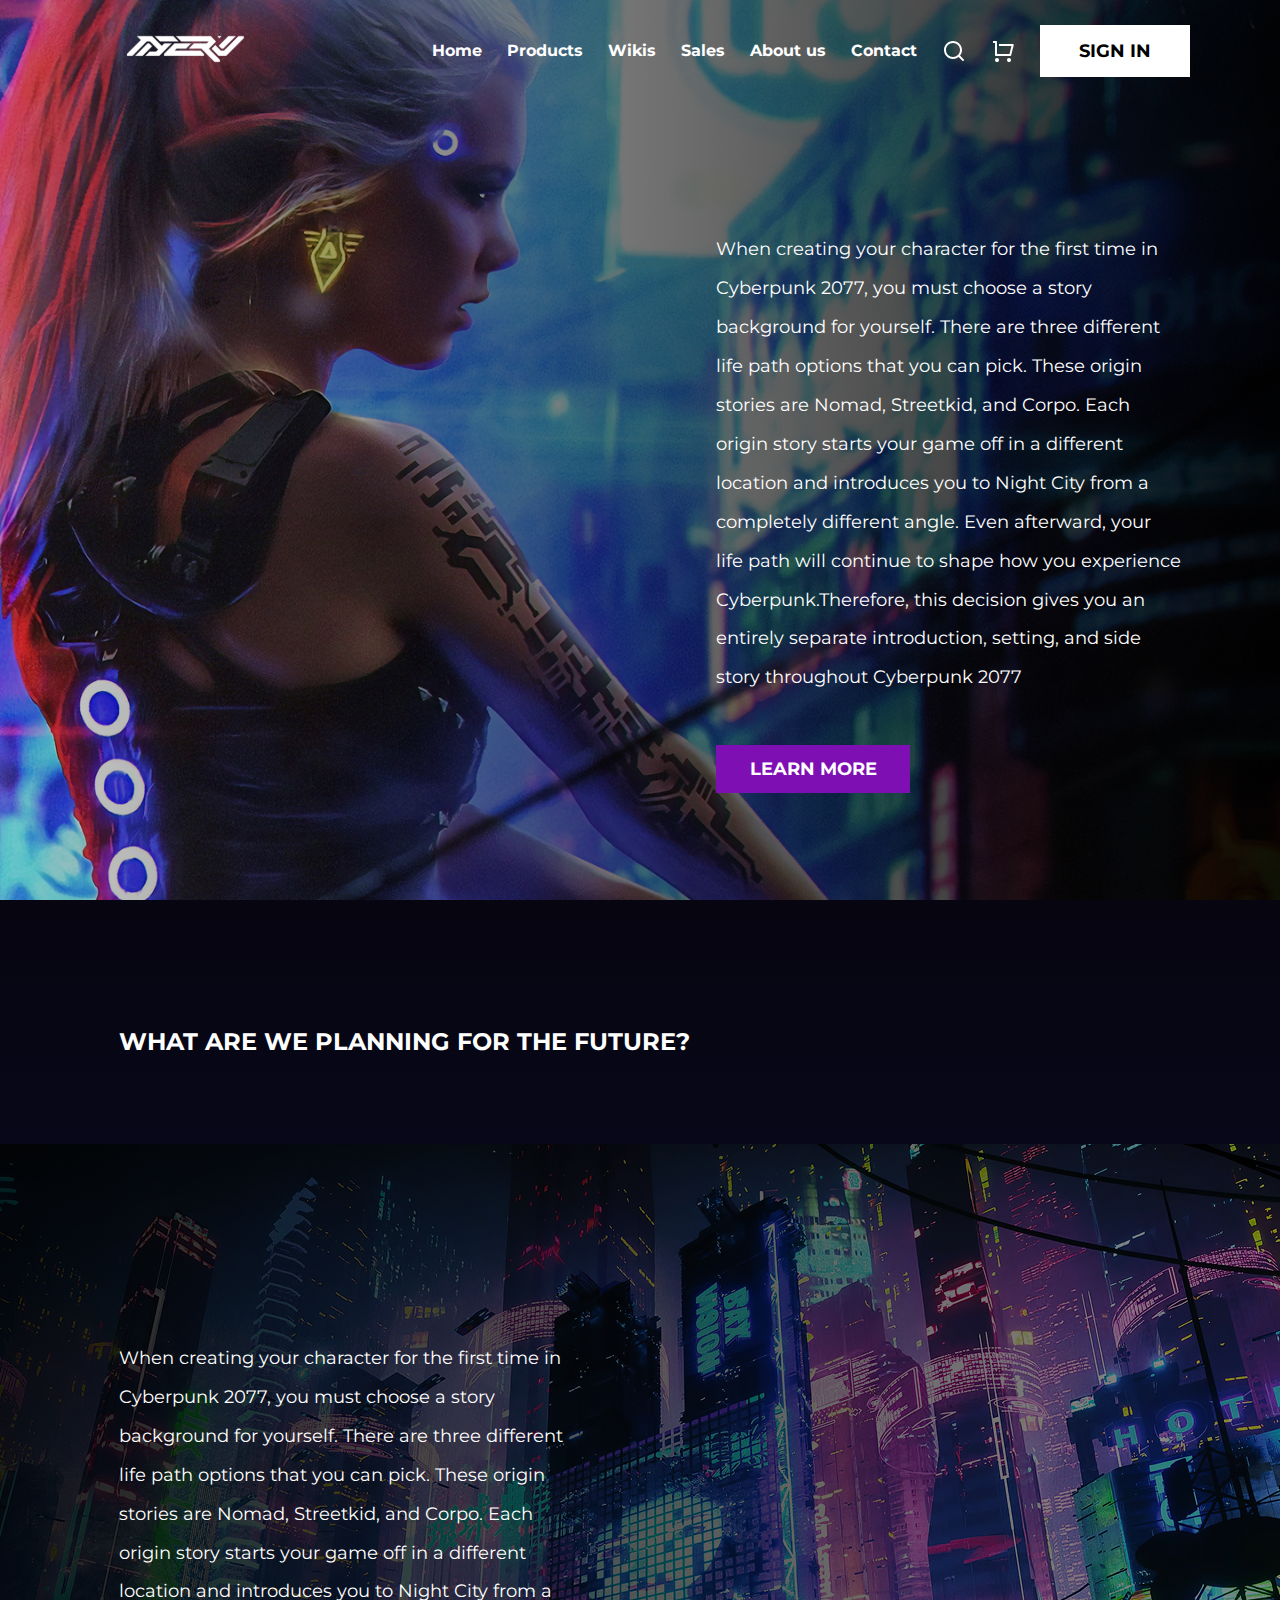
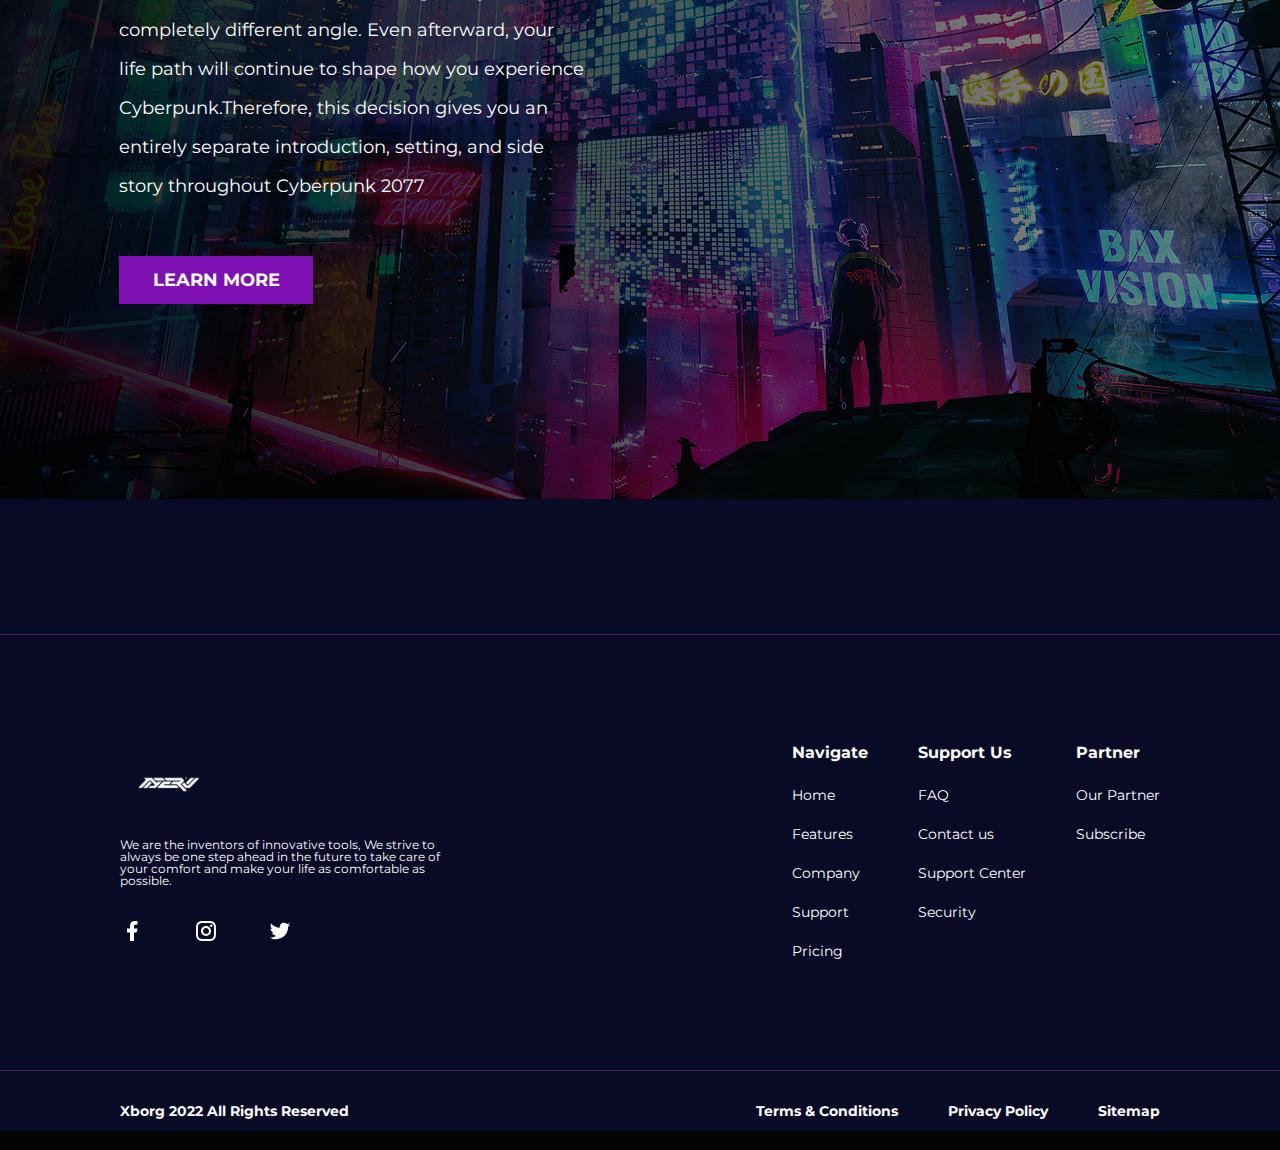
<file: about.html>
<!DOCTYPE html>
<html lang="en">
  <head>
    <meta charset="UTF-8" />
    <meta name="viewport" content="width=device-width, initial-scale=1.0" />
    <title>NERV</title>
    <link rel="stylesheet" href="styles.css" />
    <link rel="preconnect" href="https://fonts.googleapis.com" />
    <link rel="preconnect" href="https://fonts.gstatic.com" crossorigin />
    <link
      href="https://fonts.googleapis.com/css2?family=M+PLUS+Rounded+1c:wght@300;400&family=Montserrat:ital,wght@0,100..900;1,100..900&display=swap"
      rel="stylesheet"
    />
  </head>
    <body>
    <header class="page-about">
      <div class="nav-bar">
        <div class="logo">
          <img src="assets/nerv 1.svg" alt="NERV Logo" />
        </div>
        <div class="nav-wrapper">
          <nav>
            <ul>
              <li><a href="index.html">Home</a></li>
              <li><a href="#products">Products</a></li>
              <li><a href="#wikis">Wikis</a></li>
              <li><a href="#sales">Sales</a></li>
              <li><a href="about.html">About us</a></li>
              <li><a href="contact.html">Contact</a></li>
            </ul>
          </nav>
          <div class="bar-cart">
            <img src="assets/img-search.svg" alt="Search Bar" />
            <img src="assets/img-cart.svg" alt="Shopping Cart" />
          </div>
          <div class="sign-in">
            <button>SIGN IN</button>
          </div>
        </div>
      </div>

      <div class="welcome-about">
        <p>When creating your character for the first time in Cyberpunk 2077, you must choose a story background for yourself. There are three different life path options that you can pick. These origin stories are Nomad, Streetkid, and Corpo. Each origin story starts your game off in a different location and introduces you to Night City from a completely different angle. Even afterward, your life path will continue to shape how you experience Cyberpunk.Therefore, this decision gives you an entirely separate introduction, setting, and side story throughout Cyberpunk 2077</p>
        <button>LEARN MORE</button>
      </div>
    </header>

    <section class="aboutpage-sect1">
      <h3>What are we planning for the future?</h3>

      <div class="abtpage-main-prt">
        <p>When creating your character for the first time in Cyberpunk 2077, you must choose a story background for yourself. There are three different life path options that you can pick. These origin stories are Nomad, Streetkid, and Corpo. Each origin story starts your game off in a different location and introduces you to Night City from a completely different angle. Even afterward, your life path will continue to shape how you experience Cyberpunk.Therefore, this decision gives you an entirely separate introduction, setting, and side story throughout Cyberpunk 2077</p>
        <button>LEARN MORE</button>
      </div>
    </section>

    <footer>
      <div class="footer-pt">
        <div class="foot-logo-text">
          <img src="assets/nerv 1.svg" alt="NERV Logo" />
          <p>
            We are the inventors of innovative tools, We strive to always be one
            step ahead in the future to take care of your comfort and make your
            life as comfortable as possible.
          </p>
          <div class="socials">
            <img src="assets/facebook.svg" alt="Facebook Logo" />
            <img src="assets/instagram.svg" alt="Instagram Logo" />
            <img src="assets/twitter.svg" alt="Twitter Logo" />
          </div>
        </div>
        <div class="foot-column-wrap">
          <div class="nav-col">
            <h3>Navigate</h3>
            <ul>
              <li><a href="index.html">Home</a></li>
              <li><a href="#features">Features</a></li>
              <li><a href="#company">Company</a></li>
              <li><a href="#support">Support</a></li>
              <li><a href="#pricing">Pricing</a></li>
            </ul>
          </div>
          <div class="sup-col">
            <h3>Support Us</h3>
            <ul>
              <li><a href="#faq">FAQ</a></li>
              <li><a href="#contact-us">Contact us</a></li>
              <li><a href="#support-center">Support Center</a></li>
              <li><a href="#security">Security</a></li>
            </ul>
          </div>
          <div class="part-col">
            <h3>Partner</h3>
            <ul>
              <li><a href="#our-partner">Our Partner</a></li>
              <li><a href="#subscribe">Subscribe</a></li>
            </ul>
          </div>
        </div>
      </div>
      <div class="foot-footer">
        <p>Xborg 2022 All Rights Reserved</p>
        <nav>
          <ul>
            <li><a href="#terms-conditions">Terms & Conditions</a></li>
            <li><a href="#privacy-policy">Privacy Policy</a></li>
            <li><a href="#sitemap">Sitemap</a></li>
          </ul>
        </nav>
      </div>
    </footer>
  </body>
</html>
</file>
<file: styles.css>
* {
  margin: 0;
  padding: 0;
  box-sizing: border-box;
  font-family: "Montserrat", sans-serif;
}

body {
  background: linear-gradient(180deg, #060307 23.04%, #090a26 55.93%);
}

/* part that will be changed */

header {
  background-image: url(assets/Zhang-Yiwei-CGI-women-short-hair-purple-hair-blue-eyes-2185487-wallhere\ 1.svg);
  background-size: cover;
  color: #ffffff;
  background-position: center;
  height: 100vh;
}

/* till here i guess */

.nav-bar {
  display: flex;
  justify-content: space-between;
  align-items: center;
  padding: 25px 90px;
  gap: 111px;
}

.logo img {
  width: 178px;
  height: 48px;
  opacity: 1;
  top: 27px;
  left: 91px;
}

.nav-wrapper {
  display: flex;
  align-items: center;
  height: 52px;
  opacity: 1;
  gap: 25px;
}

.nav-bar nav ul {
  list-style: none;
  display: flex;
  gap: 25px;
}

.nav-bar nav ul li a:hover {
  border-bottom: #ffffff 2px solid;
  padding-bottom: 10px;
}

.nav-bar nav ul li a {
  text-decoration: none;
  color: #ffffff;
}

.nav-bar nav ul li {
  font-weight: 700;
  font-size: 16px;
  line-height: 100%;
  letter-spacing: 0%;
}

@media (max-width: 1130px) {
  .nav-bar {
    flex-direction: column;
    gap: 30px;
    align-items: start;
  }

  .nav-wrapper {
    flex-direction: column;
    gap: 25px;
  }

  .nav-bar nav ul {
    flex-direction: column;
    gap: 25px;
  }
}

.bar-cart {
  display: flex;
  gap: 25px;
  cursor: pointer;
}

.sign-in button {
  background-color: #ffffff;
  border: none;
  color: #000000;
  font-weight: 700;
  font-size: 18px;
  cursor: pointer;
  width: 150px;
  height: 52px;
  opacity: 1;
  gap: 10px;
  padding-top: 12px;
  padding-right: 39px;
  padding-bottom: 12px;
  padding-left: 39px;
}

.welcome {
  position: absolute;
  max-width: 1081px;
  height: 327px;
  top: 348px;
  margin-left: 179.16px;
  margin-right: 179.16px;
  display: flex;
  flex-direction: column;
  align-items: center;
  gap: 40px;
  text-align: center;
}

.welcome h1 {
  font-weight: 700;
  font-style: Bold;
  font-size: 60px;
  line-height: 100%;
  letter-spacing: 0%;
  text-align: center;
}

.welcome p {
  font-weight: 700;
  font-style: Bold;
  font-size: 20px;
  line-height: 100%;
  letter-spacing: 0%;
  text-align: center;
}

.button-dl {
  display: flex;
  width: 468;
  height: 48;
  opacity: 1;
  gap: 42px;
  padding-right: 6px;
  padding-left: 6px;
}

.prpl-bt {
  width: 220;
  height: 48;
  opacity: 1;
  gap: 10px;
  padding-top: 13px;
  padding-right: 33px;
  padding-bottom: 13px;
  padding-left: 33px;
  cursor: pointer;
  border: none;
  background-color: #5604ad;
  font-weight: 700;
  font-style: Bold;
  font-size: 15px;
  line-height: 100%;
  letter-spacing: 0%;
  color: #ffffff;
}

.wht-bt {
  width: 220;
  height: 48;
  opacity: 1;
  gap: 10px;
  padding-top: 13px;
  padding-right: 33px;
  padding-bottom: 13px;
  padding-left: 33px;
  cursor: pointer;
  border: none;
  background-color: #ffffff;
  font-weight: 700;
  font-style: Bold;
  font-size: 15px;
  line-height: 100%;
  letter-spacing: 0%;
  color: #000000;
}

footer {
  height: 497px;
  color: #ffffff;
  padding-top: 110px;
  border-top: #502356 1px solid;
}

.footer-pt {
  padding-left: 120px;
  padding-right: 120px;
  display: flex;
  justify-content: space-between;
  align-items: center;
  border-bottom: #502356 1px solid;
  padding-bottom: 110px;
}

.foot-logo-text {
  display: flex;
  flex-direction: column;
  width: 391px;
  height: 181px;
  opacity: 1;
  gap: 32px;
  padding-right: 50px;
}

.foot-logo-text img {
  width: 91px;
  height: 48px;
  opacity: 1;
}

.foot-logo-text p {
  font-weight: 400;
  font-style: Regular;
  font-size: 12px;
  line-height: 100%;
  letter-spacing: 0%;
}

.socials {
  display: flex;
  width: 172px;
  height: 24px;
  opacity: 1;
  gap: 50px;
}

.socials img {
  width: 24px;
  height: 24px;
  opacity: 1;
  cursor: pointer;
}

.foot-column-wrap {
  display: flex;
  justify-content: space-between;
  gap: 50px;
  max-width: 650px;
  min-height: 210px;
}

.foot-column-wrap h3 {
  font-weight: 700;
  font-style: Bold;
  font-size: 16px;
  line-height: 100%;
  letter-spacing: 0%;
}

.foot-column-wrap ul {
  list-style: none;
  display: flex;
  flex-direction: column;
  gap: 20px;
  margin-top: 24px;
}

.foot-column-wrap ul li a {
  text-decoration: none;
  font-weight: 400;
  font-style: Regular;
  font-size: 14px;
  line-height: 100%;
  letter-spacing: 0%;
  color: #ffffff;
}

.nav-col,
.sup-col,
.part-col {
  max-width: 184px;
  min-height: 210px;
  gap: 25px;
}

@media (max-width: 1000px) {
  .footer-pt {
    flex-direction: column;
    align-items: center;
    gap: 50px;
  }
}

.foot-footer {
  display: flex;
  justify-content: space-between;
  align-items: center;
  padding: 30px 120px;
}

.foot-footer p {
  font-weight: 700;
  font-style: Bold;
  font-size: 14px;
  line-height: 100%;
  letter-spacing: 0%;
}

.foot-footer ul {
  list-style: none;
  display: flex;
  justify-content: space-between;
  gap: 50px;
}

.foot-footer ul li a {
  text-decoration: none;
  font-weight: 700;
  font-style: Bold;
  font-size: 14px;
  line-height: 100%;
  letter-spacing: 0%;
  color: #ffffff;
}

/* calculated myself ))) (5057-497-595-616-713-656-176-1024)/6 */
section {
  margin-top: 130px;
}

.social-pad-wrap {
  display: flex;
  flex-direction: column;
  gap: 32px;
  width: 1440;
  height: 176;
  opacity: 1;
}

.social-pad-wrap p {
  color: #ffffff;
  font-weight: 400;
  font-style: Regular;
  font-size: 16px;
  line-height: 100%;
  letter-spacing: 0%;
  text-align: center;
}

.socials-wrp {
  display: flex;
  justify-content: center;
  height: 152px;
  opacity: 1;
  top: 45px;
  gap: 20px;
}

.img-box-pt {
  width: 183px;
  height: 152px;
  display: flex;
  align-items: center;
  justify-content: center;
}

.img-box-pt img {
  max-width: 100%;
  max-height: 100%;
  width: auto;
  height: auto;
  cursor: pointer;
}

/* implant stuff */

.implant-pad-wrap {
  display: flex;
  flex-direction: column;
  opacity: 1;
  height: 656px;
  width: auto;
}

.implant-pad-wrap p {
  color: #ffffff;
  font-weight: 700;
  font-style: Bold;
  font-size: 24px;
  line-height: 100%;
  letter-spacing: 0%;
  text-align: center;
  margin-bottom: 90px;
}

.implant-crd-wrp {
  display: flex;
  justify-content: center;
  height: 537px;
  opacity: 1;
  gap: 20px;
  margin-left: 81px;
  margin-right: 81px;
}

.impl-card {
  max-width: 386px;
  height: 537px;
  opacity: 1;
  border: solid 3px #e15cf2;
  display: flex;
  flex-direction: column;
  align-items: center;
  flex: 1;
  min-width: 0;
}

.impl-card img {
  width: 283px;
  height: 246px;
  margin-top: 60px;
}

.impl-card h3 {
  color: white;
  font-weight: 700;
  font-style: Bold;
  font-size: 18px;
  line-height: 100%;
  letter-spacing: 0%;
  margin-top: 14px;
}

.impl-card p {
  color: white;
  font-weight: 400;
  font-style: Regular;
  font-size: 14px;
  line-height: 100%;
  letter-spacing: 0%;
  margin-left: 60px;
  margin-right: 60px;
  margin-top: 49px;
}

/* for this i did use the previous code nearly the same but since there were few extra details i wrote it one more time */

.poplr-implants-wrap {
  display: flex;
  flex-direction: column;
  opacity: 1;
  height: 713px;
  width: auto;
}

.poplr-implants-wrap p {
  color: #ffffff;
  font-weight: 700;
  font-style: Bold;
  font-size: 24px;
  line-height: 100%;
  letter-spacing: 0%;
  margin-bottom: 90px;
  text-align: center;
}

.most-pop-wrper {
  display: flex;
  justify-content: center;
  height: 594px;
  opacity: 1;
  gap: 20px;
}

.pop-card-wrp {
  max-width: 386px;
  height: 537px;
  opacity: 1;
  border: solid 3px #6892ff;
  display: flex;
  flex-direction: column;
  align-items: center;
  flex: 1;
  min-width: 0;
}

.pop-card-wrp img {
  width: 283px;
  height: 246px;
  margin-top: 60px;
}

.pop-card-wrp h3 {
  color: white;
  font-weight: 700;
  font-style: Bold;
  font-size: 18px;
  line-height: 100%;
  letter-spacing: 0%;
  margin-top: 14px;
}

.pop-card-wrp p {
  color: white;
  font-weight: 400;
  font-style: Regular;
  font-size: 14px;
  line-height: 100%;
  letter-spacing: 0%;
  margin-left: 60px;
  margin-right: 60px;
  margin-top: 49px;
}

.arrow-left img,
.arrow-right img {
  max-width: 100px;
  height: 100px;
  cursor: pointer;
  object-fit: none;
  margin-top: 219px;
}

.arrow-left {
  margin-left: 21px;
}

.arrow-right {
  margin-right: 21px;
}

.dots {
  display: flex;
  justify-content: center;
  gap: 8px;
  margin-top: 40px;
}

/* we continue from here. next section - */

.we-are-who {
  display: flex;
  flex-direction: column;
  align-items: center;
  height: 616px;
  position: relative;
}

.we-are-who h3 {
  color: #ffffff;
  font-weight: 700;
  font-style: Bold;
  font-size: 24px;
  line-height: 100%;
  letter-spacing: 0%;
  margin-bottom: 90px;
}

.wmn-glasses-wrp {
  background-image: url(assets/wmn-glasses.svg);
  height: 497px;
  width: 100%;
}

.glasses-col {
  display: flex;
  flex-direction: column;
  /* right: 122px; */
  height: 323px;
  width: 320px;
  align-items: center;
  gap: 41px;
  position: absolute;
  top: 206px;
  left: calc(80vw - 180px);
}

.glasses-col p {
  color: #ffffff;
  width: 320px;
  height: 234px;
  /* top: 206px;
left: 998.34px; */
  font-weight: 700;
  font-style: Bold;
  font-size: 20px;
  line-height: 39px;
  letter-spacing: 0%;
  text-align: center;
}

.glasses-col button {
  width: 194px;
  height: 48px;
  gap: 10px;
  padding: 13px 33px;
  cursor: pointer;
  border: none;
  background-color: #5604ad;
  color: #ffffff;
  font-weight: 700;
  font-style: Bold;
  font-size: 18px;
  line-height: 100%;
  letter-spacing: 0%;
}

/* member part */

.memb-wrapper {
  display: flex;
  flex-direction: column;
  align-items: center;
  margin-bottom: 130px;
  padding-inline: 20px; /* prevent horizontal scroll on small screens */
  box-sizing: border-box;
}

.memb-wrapper h3 {
  color: #ffffff;
  font-weight: 700;
  font-style: Bold;
  font-size: 24px;
  line-height: 100%;
  letter-spacing: 0%;
  margin-bottom: 90px;
}

.group-wrp {
  display: flex;
  flex-direction: row;
  justify-content: center;
  gap: 20px;
}

.mem-part1,
.mem-part2 {
  display: flex;
  flex-direction: row;
  gap: 20px;
}

@media (max-width: 1250px) {
  .group-wrp {
    flex-direction: column;
    align-items: center;
  }

  .mem-part1,
  .mem-part2 {
    flex-direction: row;
    gap: 40px;
  }
}
.member-card {
  display: flex;
  flex-direction: column;
  align-items: center;
  height: 476px;
  width: 285px;
}

.member-card img {
  width: 285px;
  height: 327px;
  cursor: pointer;
}

.member-card h4 {
  color: #ffffff;
  font-weight: 700;
  font-style: Bold;
  font-size: 24px;
  line-height: 100%;
  letter-spacing: 0%;
  margin-top: 85px;
}

.member-card p {
  color: #ffffff;
  font-weight: 400;
  font-style: Regular;
  font-size: 16px;
  line-height: 100%;
  letter-spacing: 0%;
  margin-top: 24px;
}

/* about page */

.page-about {
  background-image: url(assets/page-about-background.png);
  background-size: cover;
  color: #ffffff;
  background-position: center;
  height: 100vh;
  position: relative;
}

.welcome-about {
  position: absolute;
  /* top: clamp(100px, 20vh, 235px); */
  top: clamp(120px, 18vw, 235px);
  left: clamp(300px, calc(70vw - 180px), 852px);
  display: flex;
  flex-direction: column;
  margin-right: 30px;
}

.welcome-about p {
  color: #ffffff;
  font-weight: 400;
  font-style: Regular;
  font-size: 18px;
  line-height: 38.9px;
  letter-spacing: 0%;
  max-width: 465px;
  min-height: 467px;
  margin-bottom: 48px;
}

.welcome-about button {
  color: #ffffff;
  background-color: #7e10b3;
  padding-top: 13px 33px;
  gap: 10px;
  height: 48px;
  width: 194px;
  border: none;
  font-weight: 700;
  font-style: Bold;
  font-size: 18px;
  line-height: 100%;
  letter-spacing: 0%;
}

.aboutpage-sect1 {
  display: flex;
  flex-direction: column;
  max-width: 1440px;
  height: 1074px;
  margin-bottom: 130px;
}

.aboutpage-sect1 h3 {
  color: #ffffff;
  font-weight: 700;
  font-style: Bold;
  font-size: 24px;
  line-height: 100%;
  letter-spacing: 0%;
  text-transform: uppercase;
  margin-left: 119px;
  margin-bottom: 90px;
}

.abtpage-main-prt {
  display: flex;
  flex-direction: column;
  max-width: 1440px;
  min-height: 955px;
  background-image: url(assets/section-background-cybercity.png);
  background-position: center;
}

.abtpage-main-prt p {
  color: #ffffff;
  max-width: 465px;
  min-height: 467px;
  margin-top: 195px;
  margin-left: 119px;
  margin-bottom: 50px;
  font-weight: 400;
  font-style: Regular;
  font-size: 18px;
  line-height: 38.9px;
  letter-spacing: 0%;
}

.abtpage-main-prt button {
  color: #ffffff;
  width: 194px;
  height: 48px;
  padding: 13px 33px;
  cursor: pointer;
  border: none;
  background-color: #7e10b3;
  margin-left: 119px;
  font-weight: 700;
  font-style: Bold;
  font-size: 18px;
  line-height: 100%;
  letter-spacing: 0%;
}
</file>
